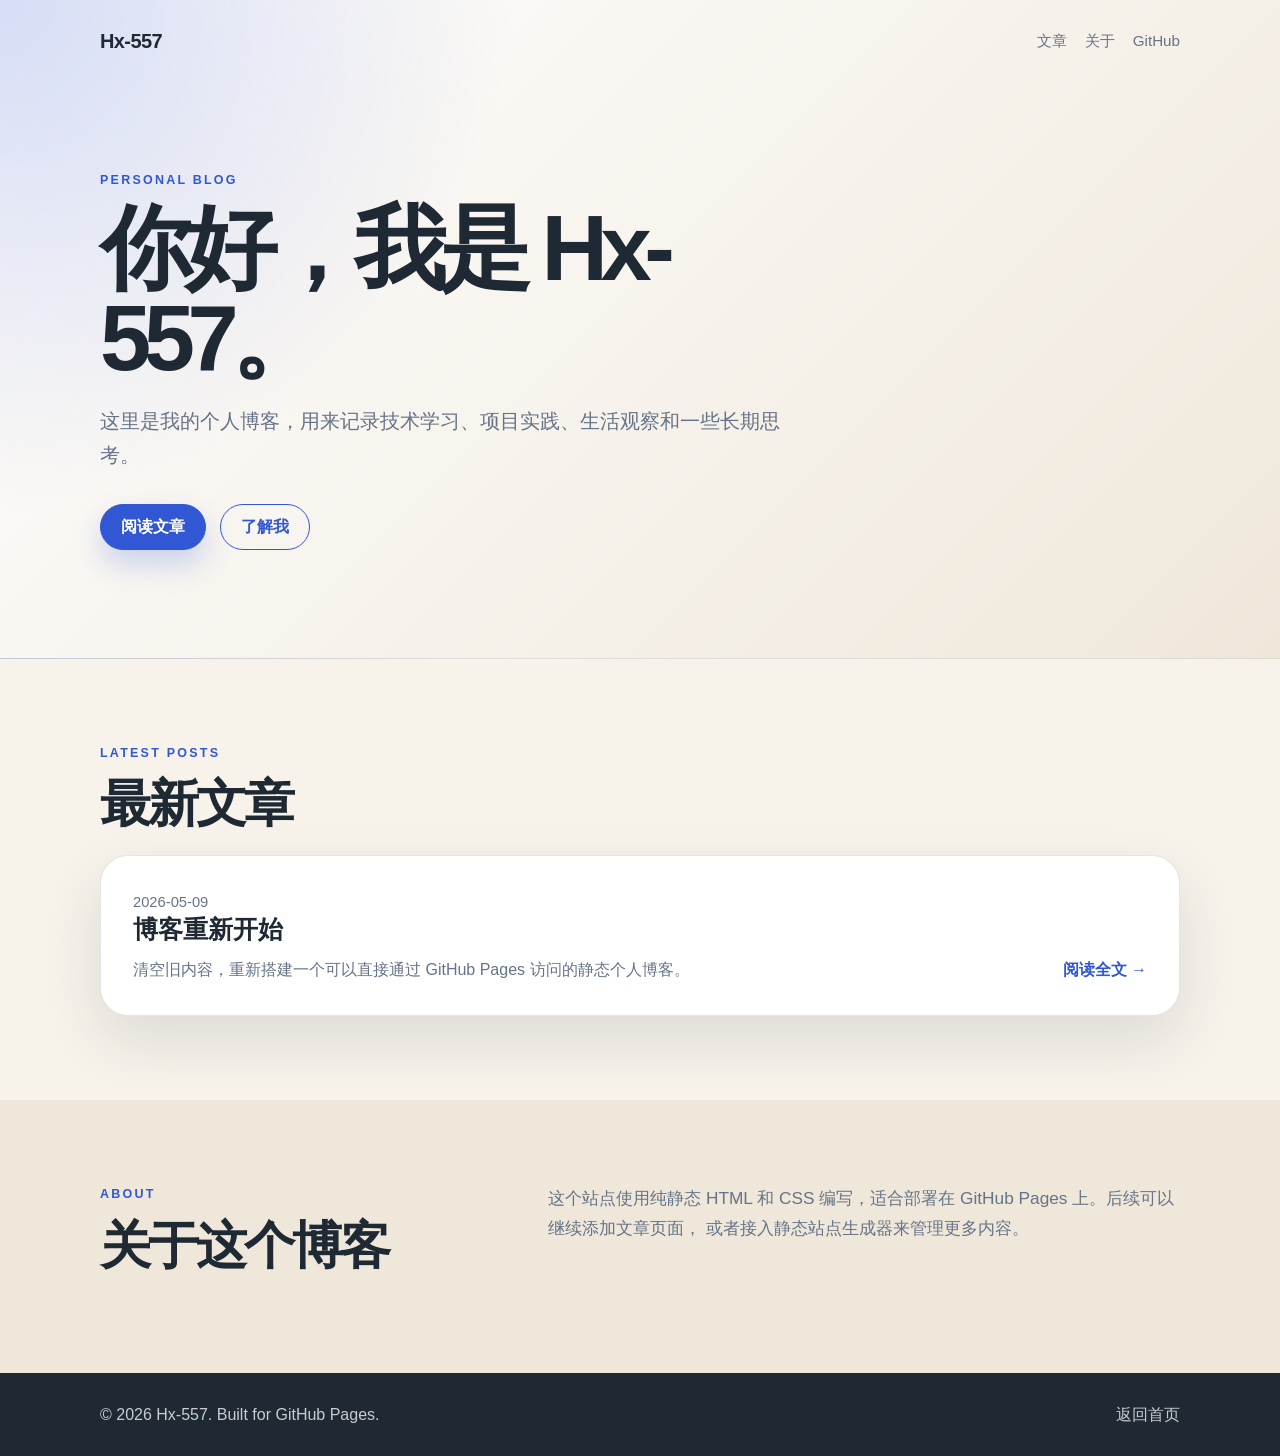
<file: index.html>
<!doctype html>
<html lang="zh-CN">
<head>
  <meta charset="utf-8">
  <meta name="viewport" content="width=device-width, initial-scale=1">
  <meta name="description" content="Hx-557 的个人博客，记录技术、生活和思考。">
  <title>Hx-557 的个人博客</title>
  <link rel="stylesheet" href="assets/styles.css">
</head>
<body>
  <header class="site-header">
    <nav class="nav container" aria-label="主导航">
      <a class="brand" href="./">Hx-557</a>
      <div class="nav-links">
        <a href="#posts">文章</a>
        <a href="#about">关于</a>
        <a href="https://github.com/Hx-557" rel="me">GitHub</a>
      </div>
    </nav>

    <section class="hero container">
      <p class="eyebrow">Personal Blog</p>
      <h1>你好，我是 Hx-557。</h1>
      <p class="hero-text">
        这里是我的个人博客，用来记录技术学习、项目实践、生活观察和一些长期思考。
      </p>
      <div class="hero-actions">
        <a class="button" href="#posts">阅读文章</a>
        <a class="button button-secondary" href="#about">了解我</a>
      </div>
    </section>
  </header>

  <main>
    <section id="posts" class="section container">
      <div class="section-heading">
        <p class="eyebrow">Latest Posts</p>
        <h2>最新文章</h2>
      </div>

      <article class="post-card">
        <div>
          <time datetime="2026-05-09">2026-05-09</time>
          <h3><a href="posts/hello-world.html">博客重新开始</a></h3>
          <p>清空旧内容，重新搭建一个可以直接通过 GitHub Pages 访问的静态个人博客。</p>
        </div>
        <a class="read-more" href="posts/hello-world.html" aria-label="阅读：博客重新开始">阅读全文 →</a>
      </article>
    </section>

    <section id="about" class="section section-muted">
      <div class="container about-grid">
        <div>
          <p class="eyebrow">About</p>
          <h2>关于这个博客</h2>
        </div>
        <p>
          这个站点使用纯静态 HTML 和 CSS 编写，适合部署在 GitHub Pages 上。后续可以继续添加文章页面，
          或者接入静态站点生成器来管理更多内容。
        </p>
      </div>
    </section>
  </main>

  <footer class="site-footer">
    <div class="container footer-inner">
      <p>© 2026 Hx-557. Built for GitHub Pages.</p>
      <a href="./">返回首页</a>
    </div>
  </footer>
</body>
</html>
</file>
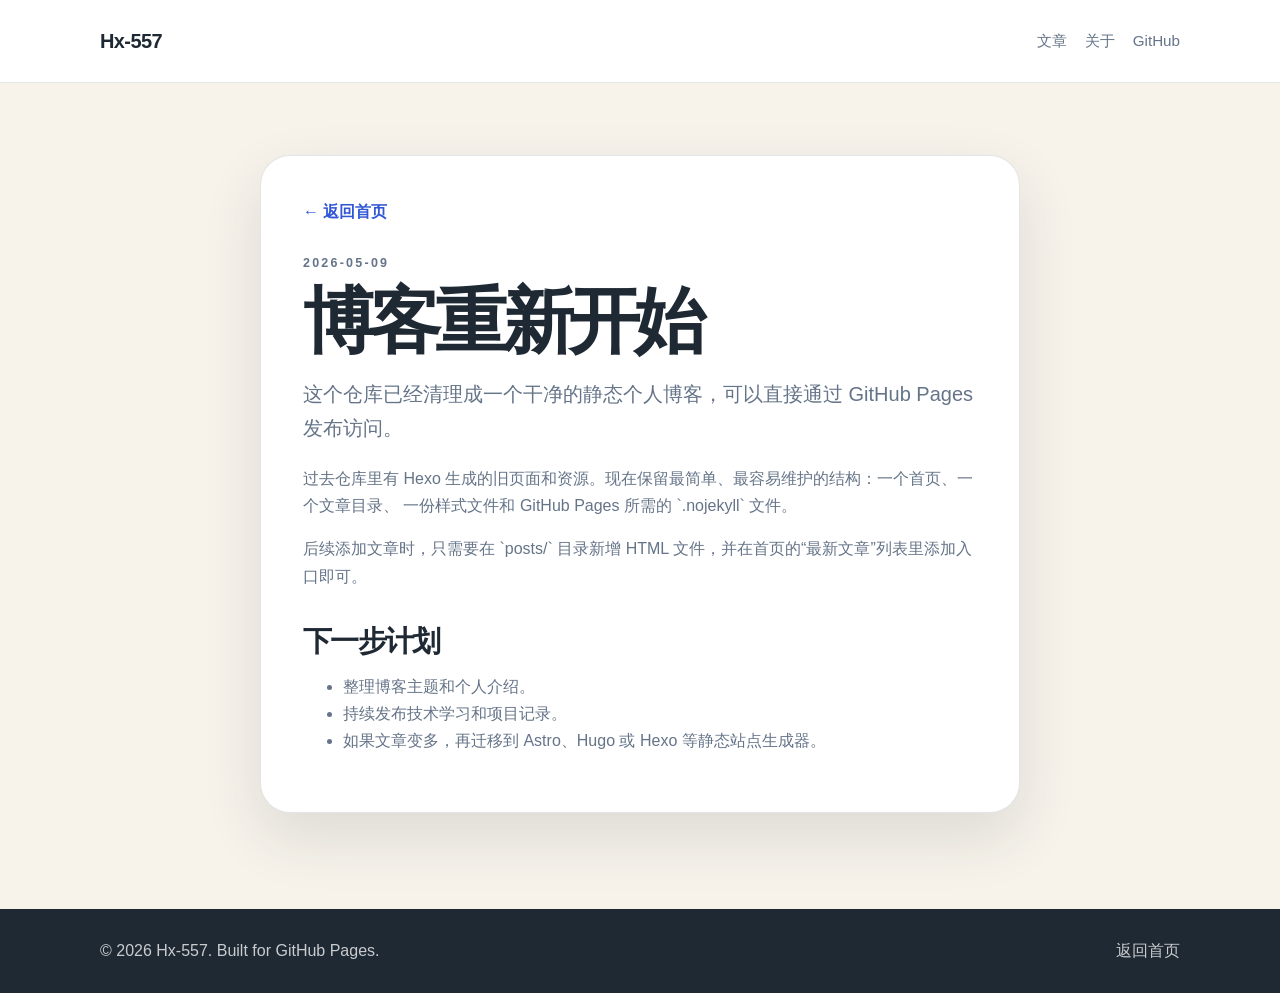
<file: posts/hello-world.html>
<!doctype html>
<html lang="zh-CN">
<head>
  <meta charset="utf-8">
  <meta name="viewport" content="width=device-width, initial-scale=1">
  <meta name="description" content="Hx-557 个人博客重新开始的第一篇文章。">
  <title>博客重新开始 - Hx-557 的个人博客</title>
  <link rel="stylesheet" href="../assets/styles.css">
</head>
<body>
  <header class="site-header compact">
    <nav class="nav container" aria-label="主导航">
      <a class="brand" href="../">Hx-557</a>
      <div class="nav-links">
        <a href="../#posts">文章</a>
        <a href="../#about">关于</a>
        <a href="https://github.com/Hx-557" rel="me">GitHub</a>
      </div>
    </nav>
  </header>

  <main class="container article-layout">
    <article class="article">
      <a class="back-link" href="../">← 返回首页</a>
      <p class="eyebrow">2026-05-09</p>
      <h1>博客重新开始</h1>
      <p class="lead">
        这个仓库已经清理成一个干净的静态个人博客，可以直接通过 GitHub Pages 发布访问。
      </p>
      <p>
        过去仓库里有 Hexo 生成的旧页面和资源。现在保留最简单、最容易维护的结构：一个首页、一个文章目录、
        一份样式文件和 GitHub Pages 所需的 `.nojekyll` 文件。
      </p>
      <p>
        后续添加文章时，只需要在 `posts/` 目录新增 HTML 文件，并在首页的“最新文章”列表里添加入口即可。
      </p>
      <h2>下一步计划</h2>
      <ul>
        <li>整理博客主题和个人介绍。</li>
        <li>持续发布技术学习和项目记录。</li>
        <li>如果文章变多，再迁移到 Astro、Hugo 或 Hexo 等静态站点生成器。</li>
      </ul>
    </article>
  </main>

  <footer class="site-footer">
    <div class="container footer-inner">
      <p>© 2026 Hx-557. Built for GitHub Pages.</p>
      <a href="../">返回首页</a>
    </div>
  </footer>
</body>
</html>
</file>
<file: assets/styles.css>
:root {
  --bg: #f7f3eb;
  --surface: #ffffff;
  --surface-muted: #efe7da;
  --text: #1f2933;
  --muted: #657488;
  --primary: #3157d5;
  --primary-dark: #233f9f;
  --border: rgba(31, 41, 51, 0.12);
  --shadow: 0 24px 60px rgba(31, 41, 51, 0.12);
}

* {
  box-sizing: border-box;
}

html {
  scroll-behavior: smooth;
}

body {
  margin: 0;
  background: var(--bg);
  color: var(--text);
  font-family: -apple-system, BlinkMacSystemFont, "Segoe UI", "PingFang SC", "Microsoft YaHei", sans-serif;
  line-height: 1.7;
}

a {
  color: inherit;
  text-decoration: none;
}

a:hover {
  color: var(--primary);
}

.container {
  width: min(1080px, calc(100% - 40px));
  margin: 0 auto;
}

.site-header {
  background:
    radial-gradient(circle at top left, rgba(49, 87, 213, 0.2), transparent 32rem),
    linear-gradient(135deg, #ffffff 0%, #efe7da 100%);
  border-bottom: 1px solid var(--border);
}

.site-header.compact {
  background: var(--surface);
}

.nav {
  display: flex;
  align-items: center;
  justify-content: space-between;
  gap: 24px;
  padding: 24px 0;
}

.brand {
  font-size: 1.25rem;
  font-weight: 800;
  letter-spacing: -0.03em;
}

.nav-links {
  display: flex;
  flex-wrap: wrap;
  gap: 18px;
  color: var(--muted);
  font-size: 0.95rem;
}

.hero {
  padding: 88px 0 108px;
}

.eyebrow {
  margin: 0 0 12px;
  color: var(--primary);
  font-size: 0.78rem;
  font-weight: 800;
  letter-spacing: 0.18em;
  text-transform: uppercase;
}

h1,
h2,
h3,
p {
  margin-top: 0;
}

h1 {
  max-width: 760px;
  margin-bottom: 20px;
  font-size: clamp(2.5rem, 8vw, 5.75rem);
  line-height: 0.98;
  letter-spacing: -0.08em;
}

h2 {
  margin-bottom: 16px;
  font-size: clamp(2rem, 4vw, 3.2rem);
  line-height: 1.08;
  letter-spacing: -0.06em;
}

h3 {
  margin-bottom: 10px;
  font-size: 1.55rem;
  line-height: 1.25;
}

.hero-text,
.lead {
  max-width: 680px;
  color: var(--muted);
  font-size: clamp(1.05rem, 2vw, 1.25rem);
}

.hero-actions {
  display: flex;
  flex-wrap: wrap;
  gap: 14px;
  margin-top: 32px;
}

.button {
  display: inline-flex;
  align-items: center;
  justify-content: center;
  min-height: 46px;
  padding: 0 20px;
  border: 1px solid var(--primary);
  border-radius: 999px;
  background: var(--primary);
  color: #fff;
  font-weight: 700;
  box-shadow: 0 14px 30px rgba(49, 87, 213, 0.24);
}

.button:hover {
  background: var(--primary-dark);
  color: #fff;
}

.button-secondary {
  background: transparent;
  color: var(--primary);
  box-shadow: none;
}

.button-secondary:hover {
  background: rgba(49, 87, 213, 0.08);
  color: var(--primary-dark);
}

.section {
  padding: 84px 0;
}

.section-heading {
  margin-bottom: 24px;
}

.post-card {
  display: flex;
  align-items: flex-end;
  justify-content: space-between;
  gap: 24px;
  padding: 32px;
  border: 1px solid var(--border);
  border-radius: 28px;
  background: var(--surface);
  box-shadow: var(--shadow);
}

.post-card time {
  color: var(--muted);
  font-size: 0.92rem;
}

.post-card p {
  max-width: 620px;
  margin-bottom: 0;
  color: var(--muted);
}

.read-more {
  flex: 0 0 auto;
  color: var(--primary);
  font-weight: 800;
}

.section-muted {
  background: var(--surface-muted);
}

.about-grid {
  display: grid;
  grid-template-columns: minmax(0, 0.9fr) minmax(0, 1.4fr);
  gap: 42px;
  align-items: start;
}

.about-grid p:last-child {
  color: var(--muted);
  font-size: 1.08rem;
}

.site-footer {
  background: var(--text);
  color: rgba(255, 255, 255, 0.76);
}

.footer-inner {
  display: flex;
  align-items: center;
  justify-content: space-between;
  gap: 20px;
  padding: 28px 0;
}

.footer-inner p {
  margin-bottom: 0;
}

.article-layout {
  padding: 72px 0 96px;
}

.article {
  max-width: 760px;
  margin: 0 auto;
  padding: 42px;
  border: 1px solid var(--border);
  border-radius: 30px;
  background: var(--surface);
  box-shadow: var(--shadow);
}

.article h1 {
  font-size: clamp(2.3rem, 6vw, 4.5rem);
}

.article h2 {
  margin-top: 36px;
  font-size: 1.8rem;
}

.article p,
.article li {
  color: var(--muted);
}

.back-link {
  display: inline-block;
  margin-bottom: 28px;
  color: var(--primary);
  font-weight: 800;
}

.not-found {
  min-height: 100vh;
  display: grid;
  place-content: center;
  text-align: center;
}

@media (max-width: 720px) {
  .nav,
  .post-card,
  .footer-inner {
    align-items: flex-start;
    flex-direction: column;
  }

  .hero {
    padding: 64px 0 76px;
  }

  .about-grid {
    grid-template-columns: 1fr;
  }

  .article {
    padding: 28px;
  }
}
</file>
